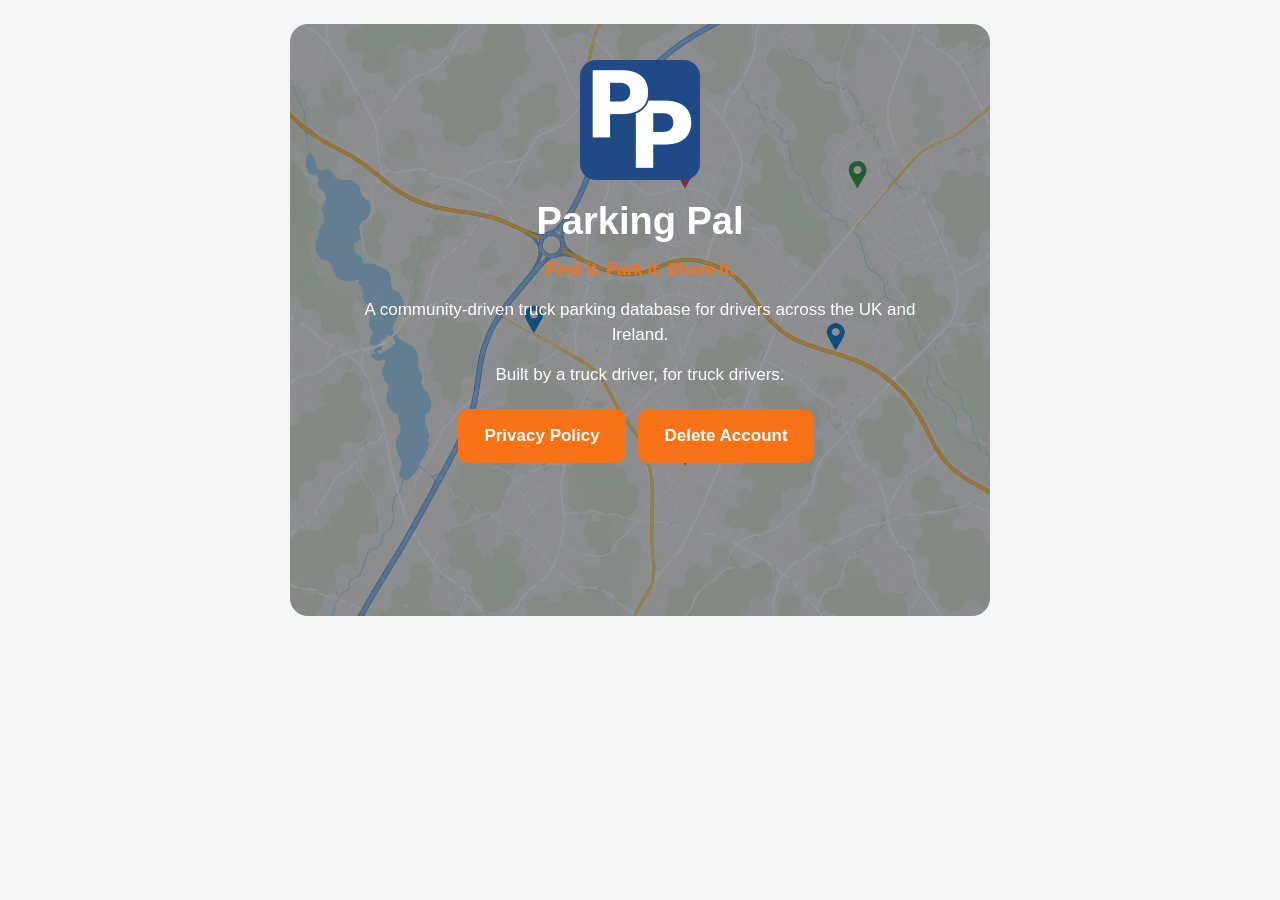
<file: index.html>
<!DOCTYPE html>
<html>

<head>
  <title>Parking Pal</title>
  <link rel="stylesheet" href="style.css">
</head>

<body>

  <div class="page">

    <div class="home-hero">
      <img src="logo.png" alt="Parking Pal Logo" class="logo">

      <h1>Parking Pal</h1>

      <p class="tagline">
        Find it. Park it. Share it.
      </p>

      <p>
        A community-driven truck parking database for drivers across the UK and Ireland.
      </p>

      <p>
        Built by a truck driver, for truck drivers.
      </p>

      <p>
        <a class="button" href="privacy-policy.html">Privacy Policy</a>
        <a class="button" href="delete-account.html">Delete Account</a>
      </p>
    </div>

  </div>

</body>

</html>
</file>
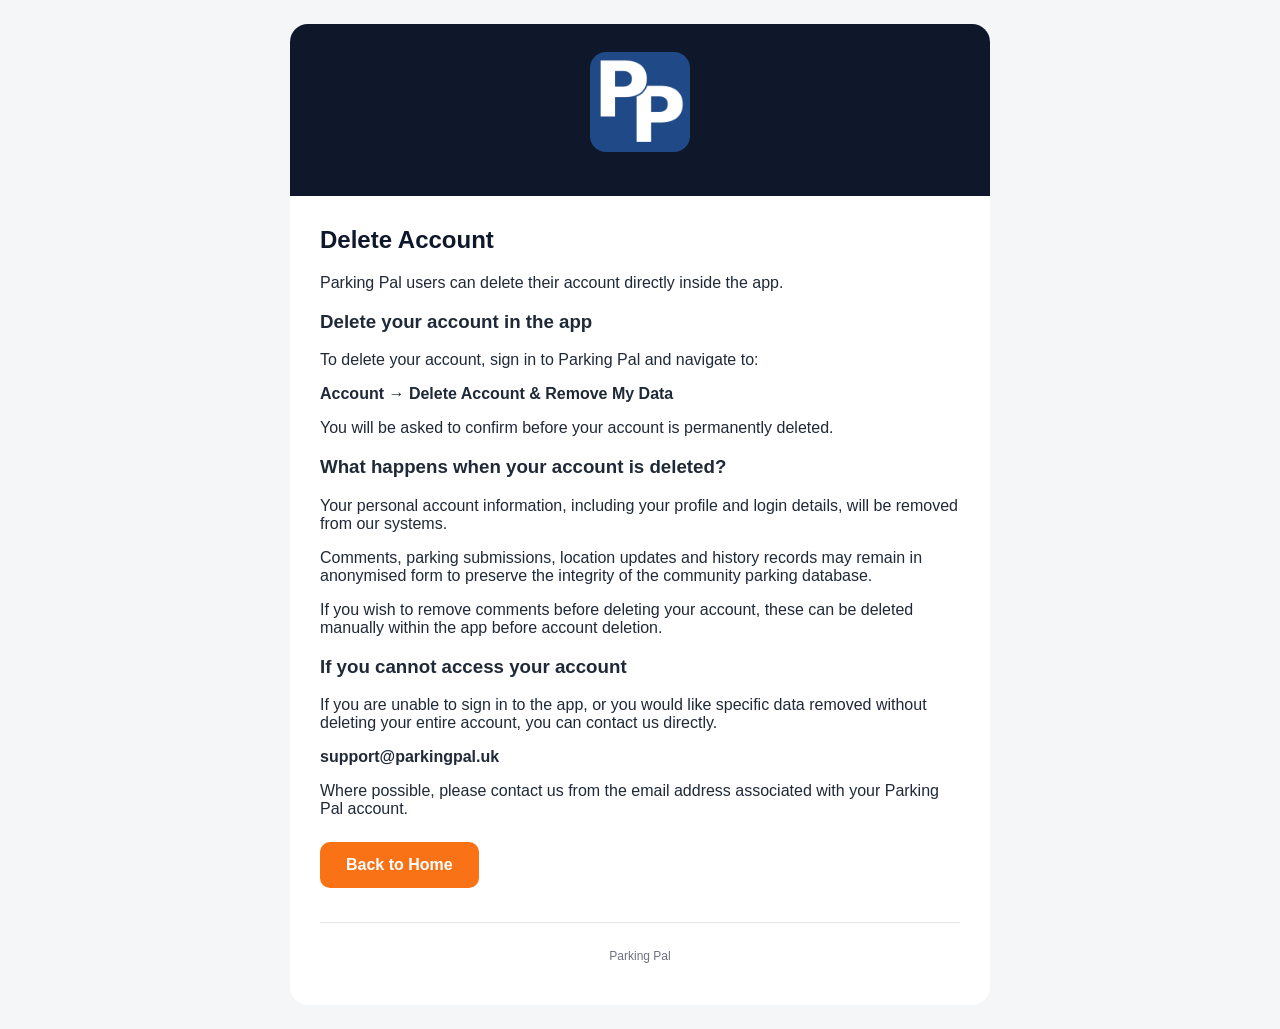
<file: delete-account.html>
<!DOCTYPE html>

<html>

<head>
  <title>Delete Account - Parking Pal</title>
  <link rel="stylesheet" href="style.css">
</head>

<body>

  <div class="page">


<div class="header">
  <img src="logo.png" alt="Parking Pal Logo" class="logo">
</div>

<div class="card">

  <h2>Delete Account</h2>

  <p>
    Parking Pal users can delete their account directly inside the app.
  </p>

  <h3>Delete your account in the app</h3>

  <p>
    To delete your account, sign in to Parking Pal and navigate to:
  </p>

  <p>
    <strong>Account → Delete Account &amp; Remove My Data</strong>
  </p>

  <p>
    You will be asked to confirm before your account is permanently deleted.
  </p>

  <h3>What happens when your account is deleted?</h3>

  <p>
    Your personal account information, including your profile and login details, will be removed from our systems.
  </p>

  <p>
    Comments, parking submissions, location updates and history records may remain in anonymised form to preserve the integrity of the community parking database.
  </p>

  <p>
    If you wish to remove comments before deleting your account, these can be deleted manually within the app before account deletion.
  </p>

  <h3>If you cannot access your account</h3>

  <p>
    If you are unable to sign in to the app, or you would like specific data removed without deleting your entire account, you can contact us directly.
  </p>

  <p>
    <strong>support@parkingpal.uk</strong>
  </p>

  <p>
    Where possible, please contact us from the email address associated with your Parking Pal account.
  </p>

  <p>
    <a class="button" href="index.html">Back to Home</a>
  </p>

  <hr>

  <p class="footer">
    Parking Pal
  </p>

</div>


  </div>

</body>

</html>
</file>
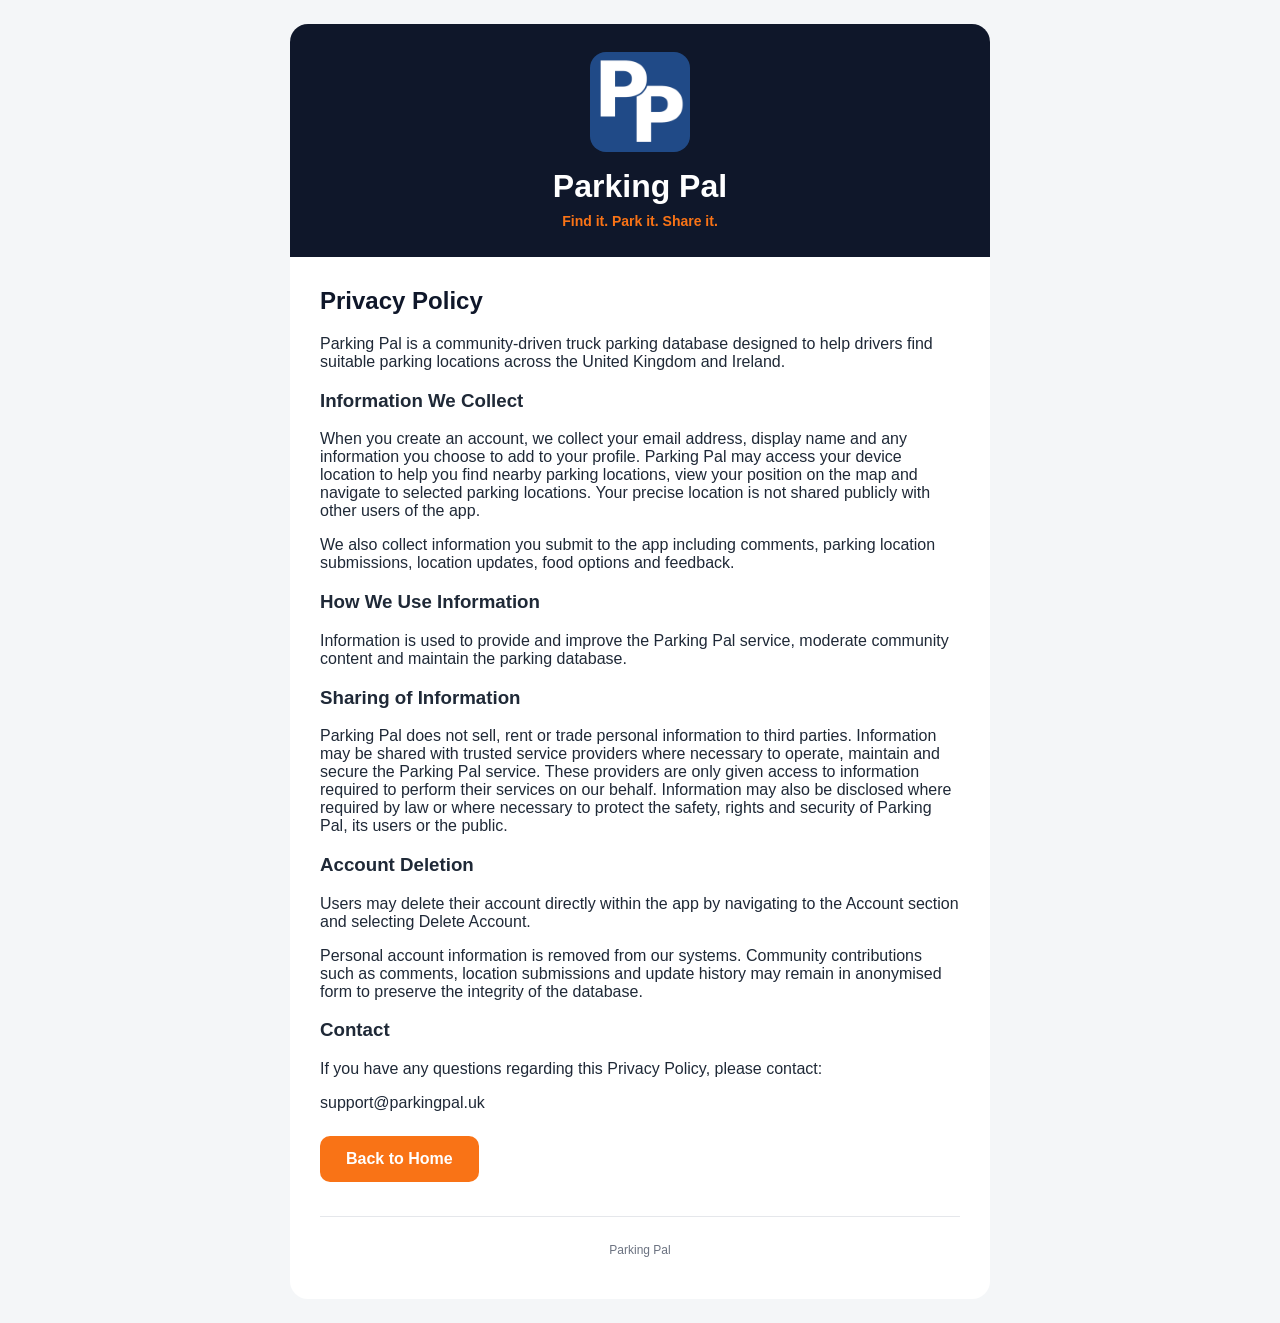
<file: privacy-policy.html>
<!DOCTYPE html>

<html>

<head>
  <title>Privacy Policy - Parking Pal</title>
  <link rel="stylesheet" href="style.css">
</head>

<body>

  <div class="page">


<div class="header">
  <img src="logo.png" alt="Parking Pal Logo" class="logo">

  <h1>Parking Pal</h1>

  <p class="tagline">
    Find it. Park it. Share it.
  </p>
</div>

<div class="card">

  <h2>Privacy Policy</h2>

  <p>
    Parking Pal is a community-driven truck parking database designed
    to help drivers find suitable parking locations across the United
    Kingdom and Ireland.
  </p>

  <h3>Information We Collect</h3>

  <p>
    When you create an account, we collect your email address,
    display name and any information you choose to add to your profile.
    Parking Pal may access your device location to help you find 
    nearby parking locations, view your position on the map and 
    navigate to selected parking locations.

    Your precise location is not shared publicly with 
    other users of the app.
  </p>

  <p>
    We also collect information you submit to the app including
    comments, parking location submissions, location updates,
    food options and feedback.
  </p>

  <h3>How We Use Information</h3>

  <p>
    Information is used to provide and improve the Parking Pal service,
    moderate community content and maintain the parking database. 
  </p>

  <h3>Sharing of Information</h3>

   <p>
  Parking Pal does not sell, rent or trade personal information to 
  third parties.
     
  Information may be shared with trusted service providers where 
  necessary to operate, maintain and secure the Parking Pal service. 
  These providers are only given access to information required to 
  perform their services on our behalf.
  
  Information may also be disclosed where required by law or where 
  necessary to protect the safety, rights and security of Parking Pal, 
  its users or the public.

  </p>
  
  <h3>Account Deletion</h3>

  <p>
    Users may delete their account directly within the app by navigating
    to the Account section and selecting Delete Account.
  </p>

  <p>
    Personal account information is removed from our systems.
    Community contributions such as comments, location submissions
    and update history may remain in anonymised form to preserve
    the integrity of the database.
  </p>

  <h3>Contact</h3>

  <p>
    If you have any questions regarding this Privacy Policy,
    please contact:
  </p>

  <p>
    support@parkingpal.uk
  </p>

  <p>
    <a class="button" href="index.html">Back to Home</a>
  </p>

  <hr>

  <p class="footer">
     Parking Pal
  </p>

</div>


  </div>

</body>

</html>
</file>
<file: style.css>
body {
  margin: 0;
  padding: 0;
  background: #f4f6f8;
  font-family: Arial, Helvetica, sans-serif;
  color: #1f2937;
}

.page {
  max-width: 700px;
  margin: 0 auto;
  padding: 24px;
}

.header {
  background: #0f172a;
  border-radius: 18px 18px 0 0;
  padding: 28px;
  text-align: center;
}

.header h1 {
  margin: 0;
  color: #ffffff;
  font-size: 32px;
}

.tagline {
  margin: 8px 0 0;
  color: #f97316;
  font-size: 14px;
  font-weight: bold;
}

.card {
  background: #ffffff;
  padding: 30px;
  border-radius: 0 0 18px 18px;
}

h2 {
  margin-top: 0;
  color: #0f172a;
}

a {
  color: #f97316;
  font-weight: bold;
}

.button {
  background: #f97316;
  color: #ffffff;
  padding: 14px 26px;
  border-radius: 10px;
  text-decoration: none;
  font-weight: bold;
  display: inline-block;
  margin: 8px 8px 8px 0;
}

hr {
  border: none;
  border-top: 1px solid #e5e7eb;
  margin: 26px 0;
}

.footer {
  font-size: 12px;
  color: #6b7280;
  text-align: center;
}

.logo {
  width: 100px;
  height: auto;
  margin-bottom: 12px;
  border-radius: 16px;
}

.home-hero {
  min-height: 520px;
  background-image:
    linear-gradient(rgba(15, 23, 42, 0.45), rgba(15, 23, 42, 0.45)),
    url("background.png");
  background-size: cover;
  background-position: center;
  border-radius: 18px;
  padding: 36px 28px;
  text-align: center;
  color: white;
}

.home-hero .logo {
  width: 120px;
  margin-bottom: 16px;
}

.home-hero h1 {
  font-size: 38px;
  margin: 0;
}

.home-hero p {
  max-width: 560px;
  margin: 14px auto;
  font-size: 17px;
  line-height: 1.5;
}
</file>
